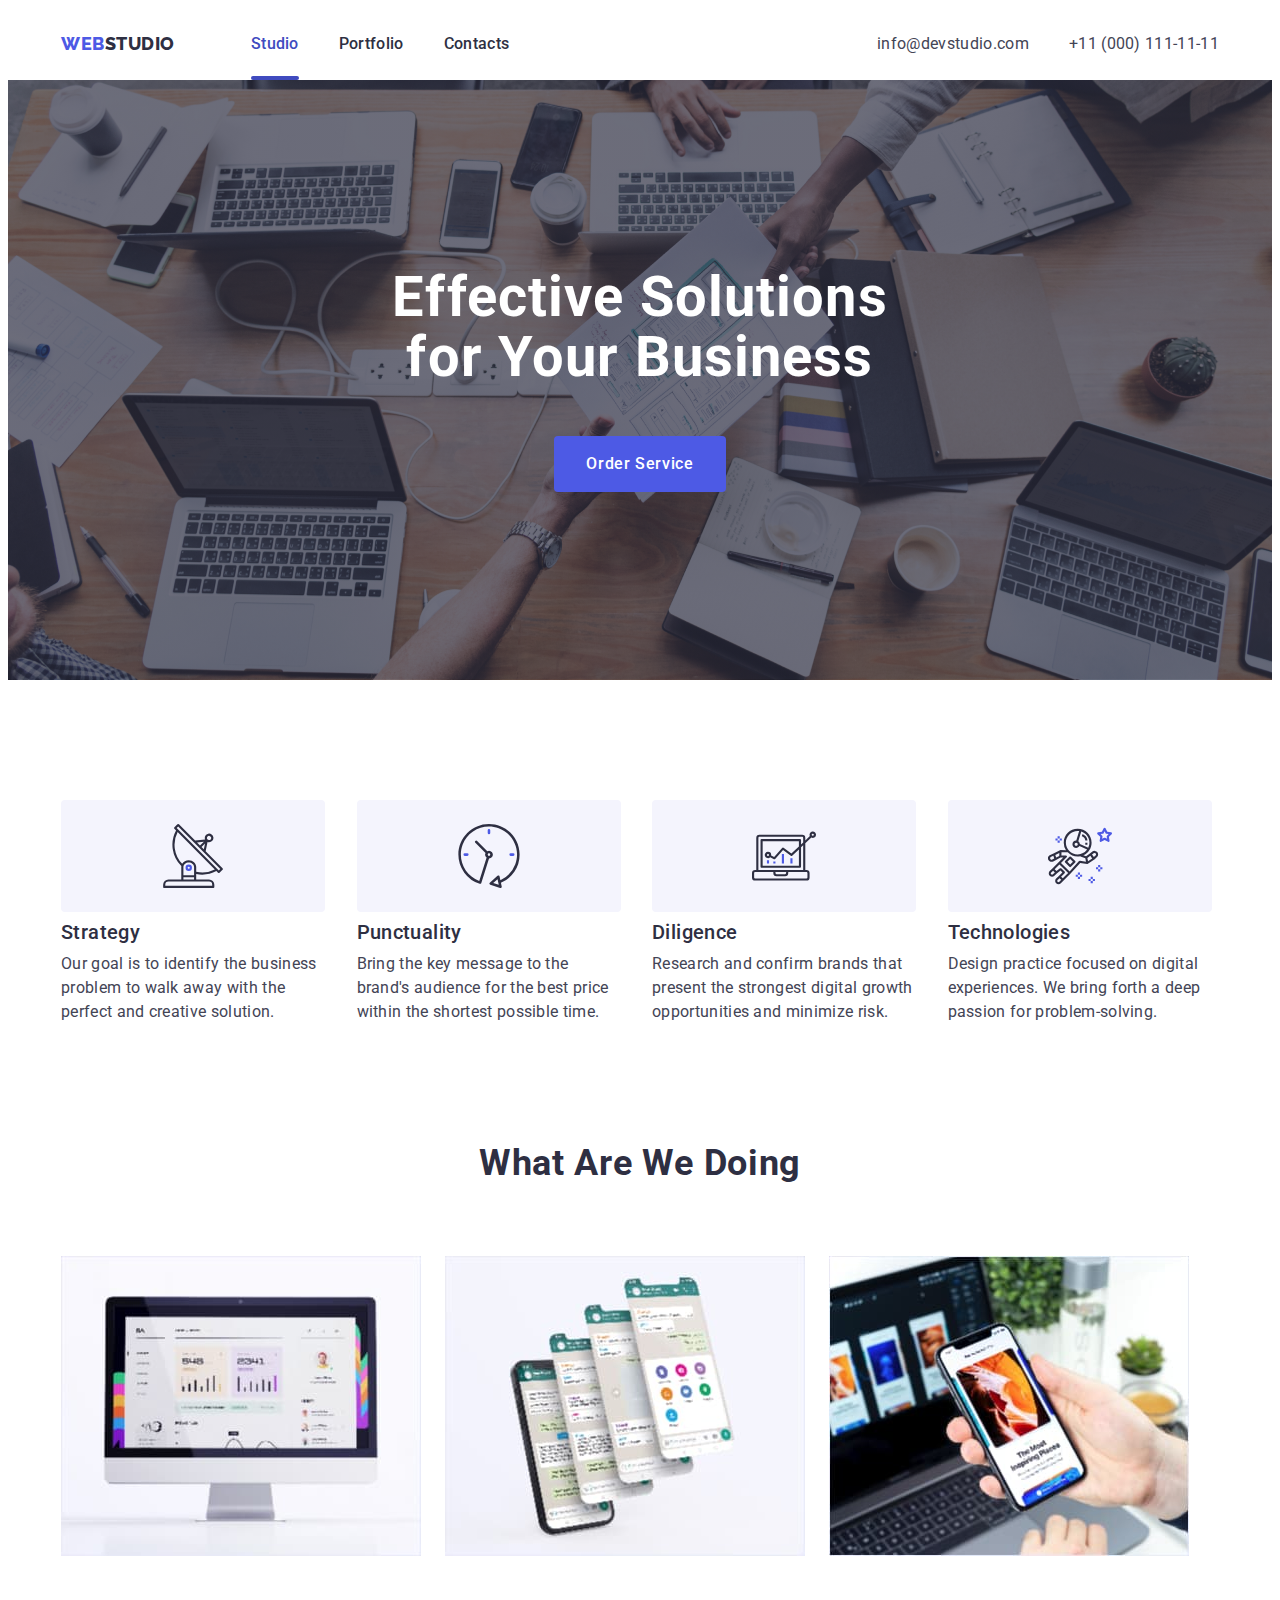
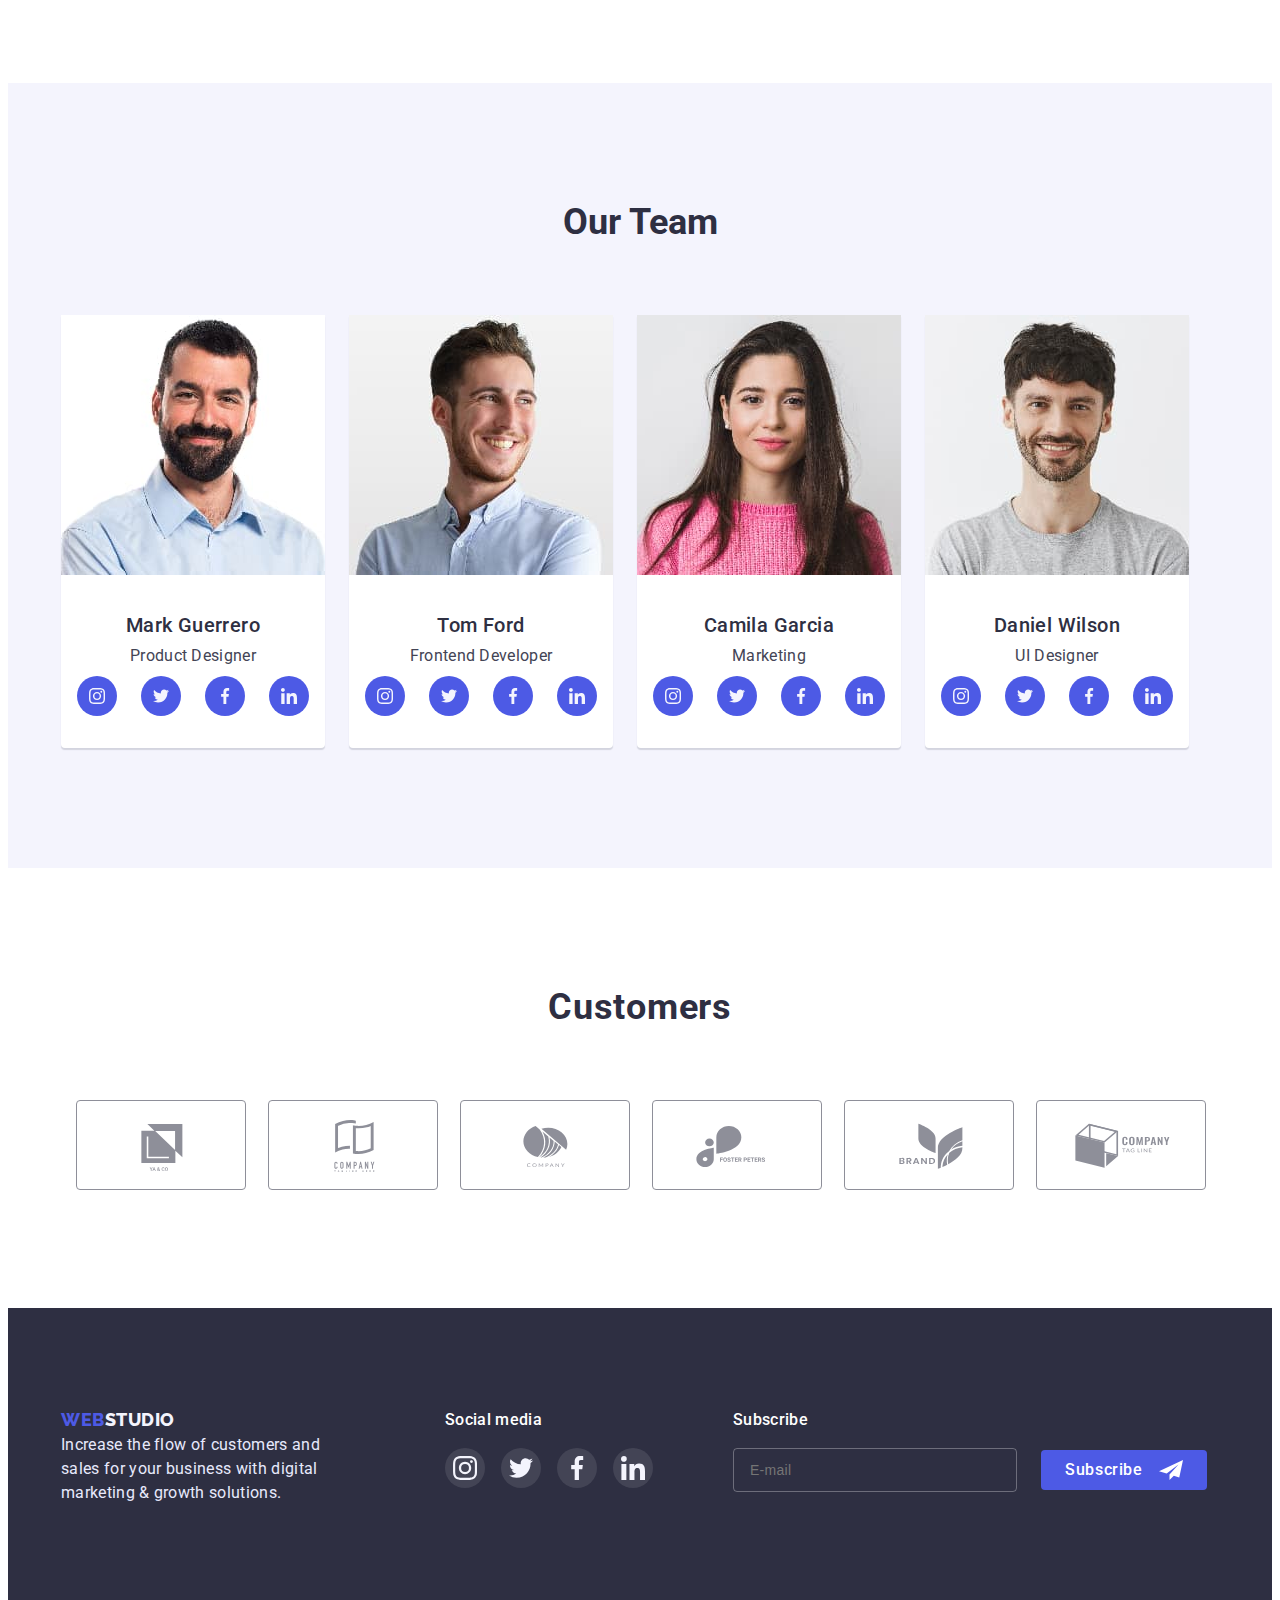
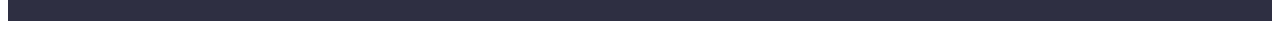
<file: index.html>
<!DOCTYPE html>
<html lang="en">

<head>
    <meta charset="UTF-8">
    <meta http-equiv="X-UA-Compatible" content="IE=edge">
    <meta name="viewport" content="width=device-width, initial-scale=1.0">
    <title>WebStudio</title>
    <!-- link fonts -->
    <link rel="stylesheet" href="https://cdnjs.cloudflare.com/ajax/libs/modern-normalize/1.1.0/modern-normalize.min.css"
        integrity="sha512-wpPYUAdjBVSE4KJnH1VR1HeZfpl1ub8YT/NKx4PuQ5NmX2tKuGu6U/JRp5y+Y8XG2tV+wKQpNHVUX03MfMFn9Q=="
        crossorigin="anonymous" referrerpolicy="no-referrer" />
    <link rel="preconnect" href="https://fonts.googleapis.com">
    <link rel="preconnect" href="https://fonts.gstatic.com" crossorigin>
    <link
        href="https://fonts.googleapis.com/css2?family=Raleway:wght@700&family=Roboto:wght@400;500;700;900&display=swap"
        rel="stylesheet">

    <link rel="stylesheet" href="./css/styles.css">
</head>


<body>

    <header class="page-heder">
        <div class="conteiner">
            <div class="header-conteiner">
                <nav class="header-nav">
                    <a href="./index.html" class="logo-first">WEB<span class="logo-second">STUDIO</span></a>
                    <ul class="navigation">
                        <li><a class="link current" href="./index.html">Studio</a></li>
                        <li><a class="link" href="./portfolio.html">Portfolio</a></li>
                        <li><a class="link" href="">Contacts</a></li>

                    </ul>

                </nav>
                <address>
                    <ul class="page-addres">
                        <li><a href="mailto:info@devstudio.com" class="link">info@devstudio.com</a></li>
                        <li><a href="tel:+110001111111" class="link">+11 (000) 111-11-11</a></li>
                    </ul>
                </address>
            </div>
        </div>
    </header>

    <main>
        <!-- section1 -->
        <section class="hero-image">
            <div class="conteiner">
                <div class="hero-conteiner">
                    <h1 class="hero-title">Effective Solutions for Your Business</h1>
                    <button type="button" data-modal-open class="button-service">Order Service</button>
                </div>


            </div>
        </section>
        <!-- section2 -->
        <section class="section">
            <div class="conteiner">
                <h2 hidden>features</h2>


                <ul class="secondary-conteiner">
                    <li class="li-sekondary-conteiner">
                        <div class="advanteges-list"><svg class="advantages-icon">
                                <use href="./images/icons.svg#icon-antenna"></use>
                            </svg></div>

                        <h3 class="text-secondary-conteiner">Strategy</h3>
                        <p class="paragraf-text-sekondary">Our goal is to identify the business
                            problem to walk away with the perfect and creative solution.</p>

                    </li>
                    <li class="li-sekondary-conteiner">
                        <div class="advanteges-list"><svg class="advantages-icon">
                                <use href="./images/icons.svg#icon-clock"></use>
                            </svg></div>
                        <h3 class="text-secondary-conteiner">Punctuality</h3>
                        <p class="paragraf-text-sekondary">Bring the key message to the brand's audience for the best
                            price
                            within
                            the
                            shortest possible
                            time.</p>

                    </li>
                    <li class="li-sekondary-conteiner">
                        <div class="advanteges-list"><svg class="advantages-icon">
                                <use href="./images/icons.svg#icon-diagram"></use>
                            </svg></div>
                        <h3 class="text-secondary-conteiner">Diligence</h3>
                        <p class="paragraf-text-sekondary">Research and confirm brands that present the strongest
                            digital
                            growth
                            opportunities and minimize
                            risk.</p>

                    </li>
                    <li class="li-sekondary-conteiner">
                        <div class="advanteges-list"><svg class="advantages-icon">
                                <use href="./images/icons.svg#icon-astronaut"></use>
                            </svg></div>
                        <h3 class="text-secondary-conteiner">Technologies</h3>
                        <p class="paragraf-text-sekondary">Design practice focused on digital experiences. We bring
                            forth a
                            deep
                            passion for
                            problem-solving.</p>

                    </li>
                </ul>


            </div>


        </section>
        <!-- Приклади роботи3  -->
        <section class="section non-padding">
            <div class="conteiner">

                <h2 class="page-waw-doing">What Are We Doing</h2>
                <ul class="foto-section">
                    <li class="img-sl"><img src="./images/sl_1.jpg" alt="computer" width="360" height="300"></li>

                    <li class="img-sl"><img src="./images/sl_2.jpg" alt="mobile softvar" width="360" height="300">
                    </li>
                    <li class="img-sl"><img src="./images/sl_3.jpg" alt="smartphone" width="360" height="300"></li>
                </ul>

            </div>
        </section>
        <!-- група4 -->
        <section class="section section-background">
            <div class="conteiner">
                <h2 class="team">Our Team</h2>
                <ul class="team-conteiner">
                    <li class="team-item">
                        <img class="foto-team" src="./images/img_1.jpg" alt="Mark Guerrero" width="264" height="260">
                        <div class="our-team">
                            <h3 class="piple">Mark Guerrero</h3>
                            <p class="paragraf">Product Designer</p>
                            <ul class="socials-lisst">
                                <li class="socials-item"><a class="socials-link" href="#">
                                        <svg class="socials-icon">
                                            <use href="./images/icons.svg#icon-instagram-b"></use>

                                        </svg>
                                    </a></li>
                                <li class="socials-item"><a class="socials-link" href="#"><svg class="socials-icon">
                                            <use href="./images/icons.svg#icon-twitter-b"></use>

                                        </svg></a></li>
                                <li class="socials-item"><a class="socials-link" href="#"><svg class="socials-icon">
                                            <use href="./images/icons.svg#icon-facebook-b"></use>

                                        </svg></a></li>
                                <li class="socials-item"><a class="socials-link" href="#"><svg class="socials-icon">
                                            <use href="./images/icons.svg#icon-linkedin-b"></use>

                                        </svg></a></li>
                            </ul>
                        </div>

                    </li>
                    <li class="team-item">
                        <img class="foto-team" src="./images/img_2.jpg" alt="Tom Ford" width="264" height="260">
                        <div class="our-team">
                            <h3 class="piple">Tom Ford</h3>
                            <p class="paragraf">Frontend Developer</p>
                            <ul class="socials-lisst">
                                <li class="socials-item"><a class="socials-link" href="#">
                                        <svg class="socials-icon">
                                            <use href="./images/icons.svg#icon-instagram-b"></use>

                                        </svg>
                                    </a></li>
                                <li class="socials-item"><a class="socials-link" href="#"><svg class="socials-icon">
                                            <use href="./images/icons.svg#icon-twitter-b"></use>

                                        </svg></a></li>
                                <li class="socials-item"><a class="socials-link" href="#"><svg class="socials-icon">
                                            <use href="./images/icons.svg#icon-facebook-b"></use>

                                        </svg></a></li>
                                <li class="socials-item"><a class="socials-link" href="#"><svg class="socials-icon">
                                            <use href="./images/icons.svg#icon-linkedin-b"></use>

                                        </svg></a></li>

                            </ul>

                        </div>

                    </li>
                    <li class="team-item">
                        <img class="foto-team" src="./images/img_3.jpg" alt="Camila Garcia" width="264" height="260">
                        <div class="our-team">
                            <h3 class="piple">Camila Garcia</h3>
                            <p class="paragraf">Marketing</p>
                            <ul class="socials-lisst">
                                <li class="socials-item"><a class="socials-link" href="#">
                                        <svg class="socials-icon">
                                            <use href="./images/icons.svg#icon-instagram-b"></use>

                                        </svg>
                                    </a></li>
                                <li class="socials-item"><a class="socials-link" href="#"><svg class="socials-icon">
                                            <use href="./images/icons.svg#icon-twitter-b"></use>

                                        </svg></a></li>
                                <li class="socials-item"><a class="socials-link" href="#"><svg class="socials-icon">
                                            <use href="./images/icons.svg#icon-facebook-b"></use>

                                        </svg></a></li>
                                <li class="socials-item"><a class="socials-link" href="#"><svg class="socials-icon">
                                            <use href="./images/icons.svg#icon-linkedin-b"></use>

                                        </svg></a></li>


                            </ul>
                        </div>

                    </li>
                    <li class="team-item">
                        <img class="foto-team" src="./images/img_4.jpg" alt="Daniel Wilson" width="264" height="260">
                        <div class="our-team">
                            <h3 class="piple">Daniel Wilson</h3>
                            <p class="paragraf">UI Designer</p>
                            <ul class="socials-lisst">
                                <li class="socials-item"><a class="socials-link" href="#">
                                        <svg class="socials-icon">
                                            <use href="./images/icons.svg#icon-instagram-b"></use>

                                        </svg>
                                    </a></li>
                                <li class="socials-item"><a class="socials-link" href="#"><svg class="socials-icon">
                                            <use href="./images/icons.svg#icon-twitter-b"></use>

                                        </svg></a></li>
                                <li class="socials-item"><a class="socials-link" href="#"><svg class="socials-icon">
                                            <use href="./images/icons.svg#icon-facebook-b"></use>

                                        </svg></a></li>
                                <li class="socials-item"><a class="socials-link" href="#"><svg class="socials-icon">
                                            <use href="./images/icons.svg#icon-linkedin-b"></use>

                                        </svg></a></li>
                            </ul>




                        </div>

                    </li>

                </ul>
            </div>
        </section>
        <section>
            <div class="conteiner">
                <div class="customers-box">
                    <h2 class="customers">Customers</h2>
                    <ul class="customers-list">
                        <li class="customers-item"><a class="customers-link" href="#"> <svg class="customers-icon">
                                    <use href="./images/icons.svg#icon-yago"></use>
                                </svg></a></li>
                        <li class="customers-item"><a class="customers-link" href="#"><svg class="customers-icon">
                                    <use href="./images/icons.svg#icon-taglinehere"></use>
                                </svg></a></li>
                        <li class="customers-item"><a class="customers-link" href="#"><svg class="customers-icon">
                                    <use href="./images/icons.svg#icon-company"></use>
                                </svg></a></li>
                        <li class="customers-item"><a class="customers-link" href="#"><svg class="customers-icon">
                                    <use href="./images/icons.svg#icon-fosterpeters"></use>
                                </svg></a></li>
                        <li class="customers-item"><a class="customers-link" href="#"><svg class="customers-icon">
                                    <use href="./images/icons.svg#icon-brand"></use>
                                </svg></a></li>
                        <li class="customers-item"><a class="customers-link" href="#"><svg class="customers-icon">
                                    <use href="./images/icons.svg#icon-tagline"></use>
                                </svg></a></li>
                    </ul>
                </div>

            </div>

        </section>
    </main>
    <footer class="footer-fon">
        <div class="conteiner">
            <div class="footer-conteiner">
                <div class="footer-logo-paragragf">
                    <div class="footer-mar"><a href="./index.html" class="logo-first">WEB<span
                                class="logo-second-f">STUDIO</span></a>
                        <P class="footer-p">Increase the flow of customers and sales for your business with digital
                            marketing &
                            growth
                            solutions.</P>
                    </div>
                </div>

                <div class="footer-form-link-conteiner">

                    <div class="socials-footer-conteiner">
                        <h2 class="footer-social-media">Social media</h2>
                        <ul class="footer-lisst">
                            <li class="footer-item"><a class="footer-socials-link" href="#">
                                    <svg class="footer-socials-icon">
                                        <use href="./images/icons.svg#icon-instagram-b"></use>

                                    </svg>
                                </a></li>
                            <li class="footer-item"><a class="footer-socials-link" href="#"><svg
                                        class="footer-socials-icon">
                                        <use href="./images/icons.svg#icon-twitter-b"></use>

                                    </svg></a></li>
                            <li class="footer-item"><a class="footer-socials-link" href="#"><svg
                                        class="footer-socials-icon">
                                        <use href="./images/icons.svg#icon-facebook-b"></use>

                                    </svg></a></li>
                            <li class="footer-item"><a class="footer-socials-link" href="#"><svg
                                        class="footer-socials-icon">
                                        <use href="./images/icons.svg#icon-linkedin-b"></use>

                                    </svg></a></li>
                        </ul>
                    </div>

                    <div class="footer-form-conteiner">
                        <form action="subscribe-form">
                            <p class="text-subscribe">Subscribe</p>
                            <div class="subscribe-form-conteiner"><label for="imput-footer">
                                    <input type="email" id="imput-footer" name="user_email" class="footer-form-input"
                                        required="" placeholder="E-mail">
                                </label>
                                <button type="submit" class="footer-subscribe-button">
                                    Subscribe
                                    <svg class="footer-form-icon" width="24" height="24">
                                        <use href="./images/icons.svg#icon-Frame"></use>
                                    </svg>
                                </button>
                            </div>







                        </form>
                    </div>
                </div>







            </div>
        </div>



    </footer>
    <section>
        <div class="conteiner">
            <div class="beckdrop is-hidden" data-modal>
                <div class="modal">
                    <button class="modal-close" type="button" data-modal-close><svg class="beckdrop-modal-icon">
                            <use href="./images/icons.svg#icon-close-black"></use>

                        </svg>
                    </button>


                    <form class="form-modal" name="form-contact">
                        <h2 class="modal-title">Leave your contacts and we will call you back</h2>
                        <label class="contact-info" for="user-name">
                            <span class="modal-contakt-span">Name </span>
                            <span class="modal-conteiner-imput"> <input class="form-input" id="user-name" type="text"
                                    name="user-name" required placeholder="">
                                <svg class="svg-modal-info" width="12px" height="12px">
                                    <use href="./images/icons.svg#icon-name"> </use>
                                </svg>
                            </span>

                        </label>
                        <label class="contact-info" for="tel-contact">
                            <span class="modal-contakt-span"> Phone</span>
                            <span class="modal-conteiner-imput"> <input class="form-input" id="tel-contact" type="tel"
                                    name="user-phone" required placeholder="">
                                <svg class="svg-modal-info" width="13px" height="13px">
                                    <use href="./images/icons.svg#icon-tel"></use>
                                </svg>
                            </span>

                        </label>
                        <label class="contact-info" for="mail-contact">
                            <span class="modal-contakt-span"> Email</span>
                            <span class="modal-conteiner-imput"> <input class="form-input" id="mail-contact"
                                    type="email" name="user-email" required placeholder="">
                                <svg class="svg-modal-info" width="15px" height="12px">
                                    <use href="./images/icons.svg#icon-mail"></use>
                                </svg>
                            </span>

                        </label>
                        <label class="contact-info-comment" for="comment-user">
                            <span class="modal-contakt-span">Comment </span>
                            <textarea class="textarea-input" name="comment-user" id="comment-user"
                                placeholder="Text input"></textarea>

                        </label>


                        <label class="check-option">
                            <input class="check-input" type="checkbox" required="">
                            <span class="check-box"><svg class="svg-check-icon" width="10px" height="8px">
                                    <use href="./images/icons.svg#icon-click"></use>
                                </svg> </span>
                            I accept the terms and conditions of the
                            <a class="privacy-polici" href="">Privacy Policy</a>

                        </label>

                        <button class="submit-modal-send" type="submit">Send</button>

                    </form>

                </div>


            </div>
        </div>
    </section>

    <script src="./js/modal.js"></script>

</body>

</html>
</file>
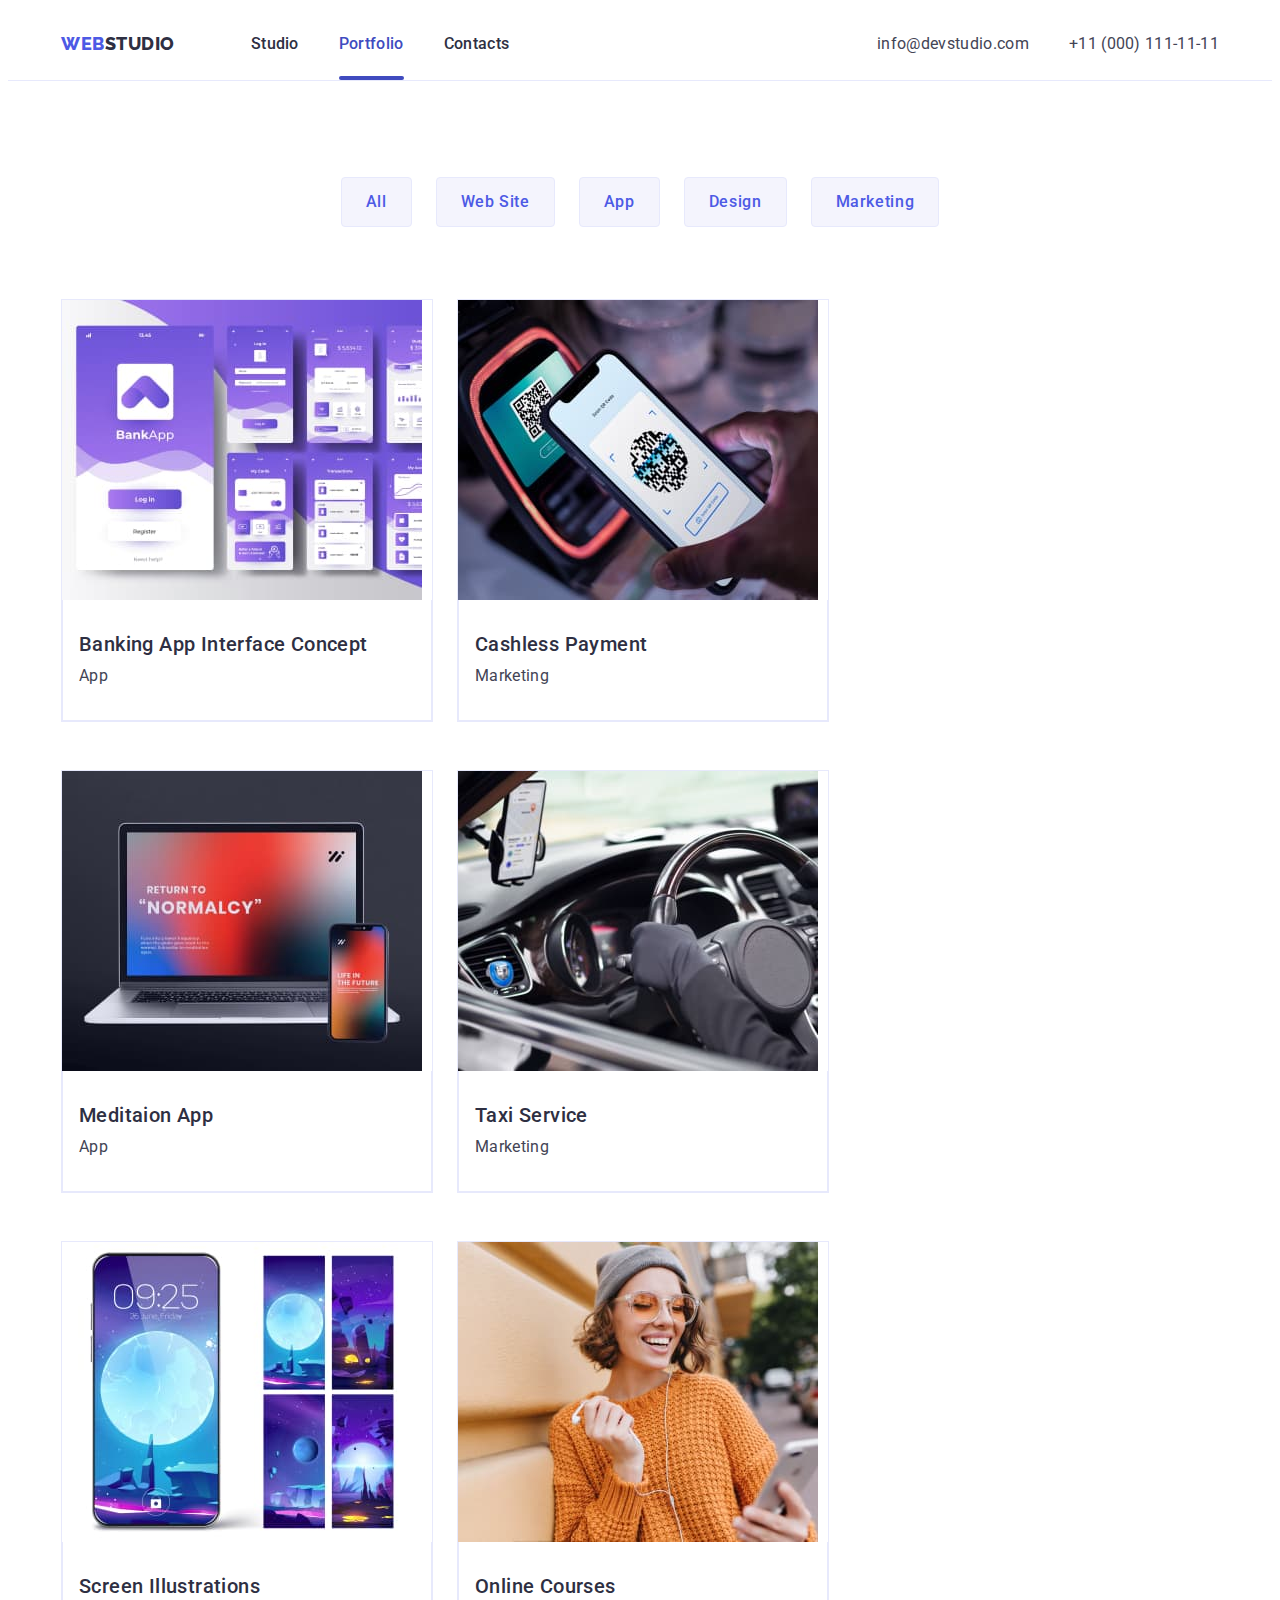
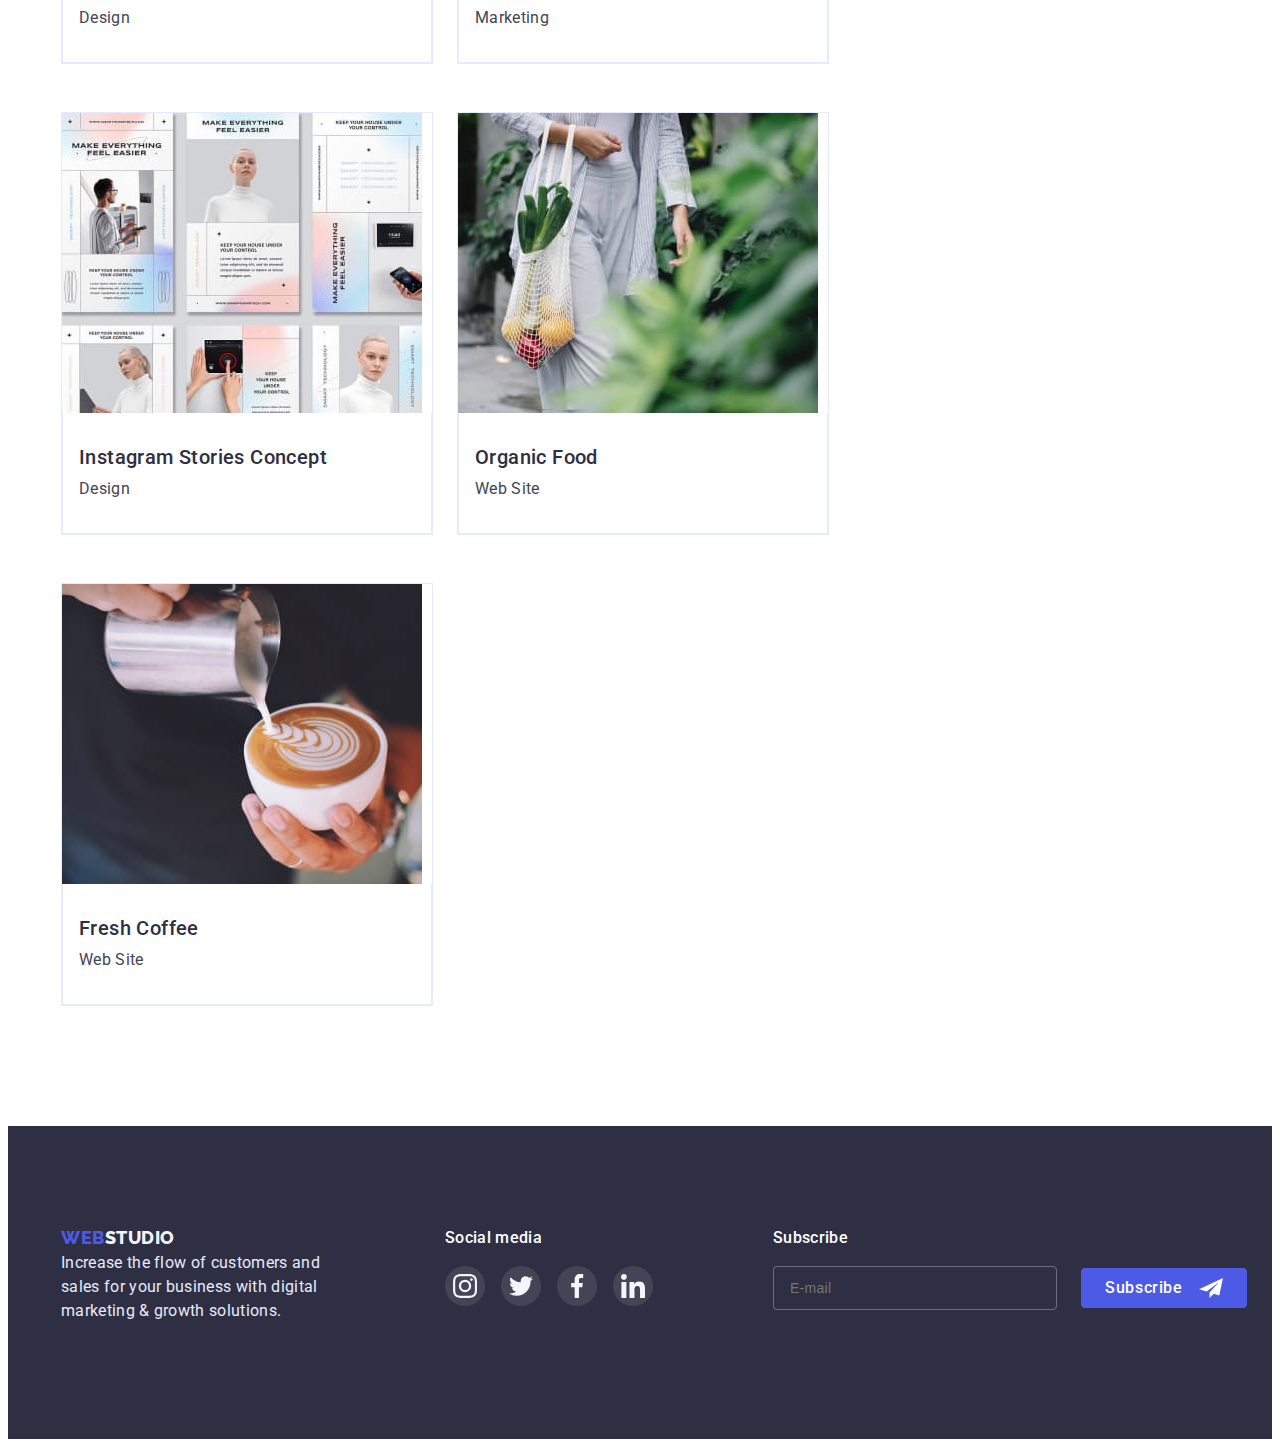
<file: portfolio.html>
<!DOCTYPE html>
<html lang="en">

<head>
    <meta charset="UTF-8">
    <meta http-equiv="X-UA-Compatible" content="IE=edge">
    <meta name="viewport" content="width=device-width, initial-scale=1.0">
    <title>Portfolio</title>
    <!-- link fonts -->
    <link rel="stylesheet" href="https://cdnjs.cloudflare.com/ajax/libs/modern-normalize/1.1.0/modern-normalize.min.css"
        integrity="sha512-wpPYUAdjBVSE4KJnH1VR1HeZfpl1ub8YT/NKx4PuQ5NmX2tKuGu6U/JRp5y+Y8XG2tV+wKQpNHVUX03MfMFn9Q=="
        crossorigin="anonymous" referrerpolicy="no-referrer" />
    <link rel="preconnect" href="https://fonts.googleapis.com">
    <link rel="preconnect" href="https://fonts.gstatic.com" crossorigin>
    <link
        href="https://fonts.googleapis.com/css2?family=Raleway:wght@700&family=Roboto:wght@400;500;700;900&display=swap"
        rel="stylesheet">
    <link rel="stylesheet" href="./css/styles.css">
</head>


<body>
    <header class="page-header">
        <div class="conteiner">
            <div class="header-conteiner">
                <nav class="header-nav">
                    <a href="./index.html" class="logo-first">WEB<span class="logo-second">STUDIO</span></a>
                    <ul class="navigation">
                        <li><a class="link" href="./index.html">Studio</a></li>

                        <li><a class="link current" href="./portfolio.html">Portfolio</a></li>
                        <li><a href="" class="link">Contacts</a></li>
                    </ul>
                </nav>
                <address>
                    <ul class="page-addres">
                        <li><a href="mailto:info@devstudio.com" class="link">info@devstudio.com</a></li>
                        <li><a href="tel:+110001111111" class="link">+11 (000) 111-11-11</a></li>
                    </ul>
                </address>
            </div>
        </div>
    </header>
    <main>
        <section class="section-portfolio">
            <div class="conteiner">
                <h1 hidden>portfollio</h1>
                <ul class="button-portfolio">
                    <li><button type="button" class="but-icon">All</button></li>
                    <li><button type="button" class="but-icon">Web Site</button></li>
                    <li><button type="button" class="but-icon">App</button></li>
                    <li><button type="button" class="but-icon">Design</button></li>
                    <li><button type="button" class="but-icon">Marketing</button></li>
                </ul>
            </div>


            <div class="conteiner">
                <ul class="service-conteiner">
                    <li class="name-info"><a class="portfolio-link" href="#">
                            <div class="overlej-image"><img class="foto-portfolio" src="./images/foto9.jpg"
                                    alt="Banking App Interface Concept" width="360" height="300">
                                <div class="overlej-info">
                                    <p class="overlej-paragraf">14 Stylish and User-Friendly App Design Concepts · Task
                                        Manager App · Calorie Tracker
                                        App · Exotic Fruit Ecommerce App ·
                                        Cloud Storage App</p>
                                </div>
                            </div>

                            <div class="border-text">
                                <h2 class="text-name">Banking App Interface Concept</h2>
                                <p class="paragraf-portfolio-a">App</p>
                            </div>
                        </a>
                    </li>
                    <li class="name-info"> <a class="portfolio-link" href="#">
                            <div class="overlej-image"><img class="foto-portfolio" src="./images/foto8.jpg"
                                    alt="Cashless Payment" width="360" height="300">
                                <div class="overlej-info">
                                    <p class="overlej-paragraf">14 Stylish and User-Friendly App Design Concepts · Task
                                        Manager App · Calorie Tracker
                                        App · Exotic Fruit Ecommerce App ·
                                        Cloud Storage App</p>
                                </div>
                            </div>

                            <div class="border-text">
                                <h2 class="text-name">Cashless Payment</h2>
                                <p class="paragraf-portfolio-m">Marketing</p>
                            </div>
                        </a>
                    </li>
                    <li class="name-info"> <a class="portfolio-link" href="#">
                            <div class="overlej-image"><img class="foto-portfolio" src="./images/foto7.jpg"
                                    alt="Meditaion App" width="360" height="300">
                                <div class="overlej-info">
                                    <p class="overlej-paragraf">14 Stylish and User-Friendly App Design Concepts · Task
                                        Manager App · Calorie Tracker
                                        App · Exotic Fruit Ecommerce App ·
                                        Cloud Storage App</p>
                                </div>
                            </div>

                            <div class="border-text">
                                <h2 class="text-name">Meditaion App</h2>
                                <p class="paragraf-portfolio-ap">App</p>
                            </div>
                        </a>
                    </li>
                    <li class="name-info"> <a class="portfolio-link" href="#">
                            <div class="overlej-image"><img class="foto-portfolio" src="./images/foto6.jpg"
                                    alt="Taxi Service" width="360" height="300">
                                <div class="overlej-info">
                                    <p class="overlej-paragraf">14 Stylish and User-Friendly App Design Concepts · Task
                                        Manager App · Calorie Tracker
                                        App · Exotic Fruit Ecommerce App ·
                                        Cloud Storage App</p>
                                </div>
                            </div>

                            <div class="border-text">
                                <h2 class="text-name">Taxi Service</h2>
                                <p class="paragraf-portfolio-ma">Marketing</p>
                            </div>
                        </a>
                    </li>
                    <li class="name-info"><a class="portfolio-link" href="#">
                            <div class="overlej-image"><img class="foto-portfolio" src="./images/foto5.jpg"
                                    alt="Screen Illustrations" width="360" height="300">
                                <div class="overlej-info">
                                    <p class="overlej-paragraf">14 Stylish and User-Friendly App Design Concepts · Task
                                        Manager App · Calorie Tracker
                                        App · Exotic Fruit Ecommerce App ·
                                        Cloud Storage App</p>
                                </div>
                            </div>

                            <div class="border-text">
                                <h2 class="text-name">Screen Illustrations</h2>
                                <p class="paragraf-portfolio-d">Design</p>
                            </div>
                        </a>
                    </li>
                    <li class="name-info"><a class="portfolio-link" href="#">
                            <div class="overlej-image"><img class="foto-portfolio" src="./images/foto4.jpg"
                                    alt="Online Courses" width="360" height="300">
                                <div class="overlej-info">
                                    <p class="overlej-paragraf">14 Stylish and User-Friendly App Design Concepts · Task
                                        Manager App · Calorie Tracker
                                        App · Exotic Fruit Ecommerce App ·
                                        Cloud Storage App</p>
                                </div>
                            </div>

                            <div class="border-text">
                                <h2 class="text-name">Online Courses</h2>
                                <p class="paragraf-portfolio-mar">Marketing</p>
                            </div>
                        </a>
                    </li>
                    <li class="name-info"><a class="portfolio-link" href="#">
                            <div class="overlej-image"><img class="foto-portfolio" src="./images/foto3.jpg"
                                    alt="Instagram Stories Concept" width="360" height="300">
                                <div class="overlej-info">
                                    <p class="overlej-paragraf">14 Stylish and User-Friendly App Design Concepts · Task
                                        Manager App · Calorie Tracker
                                        App · Exotic Fruit Ecommerce App ·
                                        Cloud Storage App</p>
                                </div>
                            </div>

                            <div class="border-text">
                                <h2 class="text-name">Instagram Stories Concept</h2>
                                <p class="paragraf-portfolio-de">Design</p>
                            </div>
                        </a>
                    </li>
                    <li class="name-info"><a class="portfolio-link" href="#">
                            <div class="overlej-image"><img class="foto-portfolio" src="./images/foto2.jpg"
                                    alt="Organic Food" width="360" height="300">
                                <div class="overlej-info">
                                    <p class="overlej-paragraf">14 Stylish and User-Friendly App Design Concepts · Task
                                        Manager App · Calorie Tracker
                                        App · Exotic Fruit Ecommerce App ·
                                        Cloud Storage App</p>
                                </div>
                            </div>

                            <div class="border-text">
                                <h2 class="text-name">Organic Food</h2>
                                <p class="paragraf-portfolio-w">Web Site</p>
                            </div>
                        </a>
                    </li>
                    <li class="name-info"><a class="portfolio-link" href="#">
                            <div class="overlej-image"><img class="foto-portfolio" src="./images/foto1.jpg"
                                    alt="Fresh Coffee" width="360" height="300">
                                <div class="overlej-info">
                                    <p class="overlej-paragraf">14 Stylish and User-Friendly App Design Concepts · Task
                                        Manager App · Calorie Tracker
                                        App · Exotic Fruit Ecommerce App ·
                                        Cloud Storage App</p>
                                </div>
                            </div>

                            <div class="border-text">
                                <h2 class="text-name">Fresh Coffee</h2>
                                <p class="paragraf-portfolio-we">Web Site</p>
                            </div>
                        </a>
                    </li>
                </ul>
            </div>
        </section>







    </main>
    <footer class="footer-fon">
        <div class="conteiner">
            <div class="footer-conteiner">
                <div class="footer-logo-paragragf">
                    <div class="footer-mar"><a href="./index.html" class="logo-first">WEB<span
                                class="logo-second-f">STUDIO</span></a>
                        <P class="footer-p">Increase the flow of customers and sales for your business with digital
                            marketing &
                            growth
                            solutions.</P>
                    </div>
                </div>
                <div class="footer-link">
                    <h2 class="footer-social-media">Social media</h2>

                    <ul class="footer-lisst">
                        <li class="footer-item"><a class="footer-socials-link" href="#">
                                <svg class="footer-socials-icon">
                                    <use href="./images/icons.svg#icon-instagram-b"></use>

                                </svg>
                            </a></li>
                        <li class="footer-item"><a class="footer-socials-link" href="#"><svg
                                    class="footer-socials-icon">
                                    <use href="./images/icons.svg#icon-twitter-b"></use>

                                </svg></a></li>
                        <li class="footer-item"><a class="footer-socials-link" href="#"><svg
                                    class="footer-socials-icon">
                                    <use href="./images/icons.svg#icon-facebook-b"></use>

                                </svg></a></li>
                        <li class="footer-item"><a class="footer-socials-link" href="#"><svg
                                    class="footer-socials-icon">
                                    <use href="./images/icons.svg#icon-linkedin-b"></use>

                                </svg></a></li>
                    </ul>

                </div>
                <form action="subscribe-form">
                    <p class="text-subscribe">Subscribe</p>
                    <div class="subscribe-form-conteiner"><label for="imput-footer">
                            <input type="email" id="imput-footer" name="user_email" class="footer-form-input"
                                required="" placeholder="E-mail">
                        </label>
                        <button type="submit" class="footer-subscribe-button">
                            Subscribe
                            <svg class="footer-form-icon" width="24" height="24">
                                <use href="./images/icons.svg#icon-Frame"></use>
                            </svg>
                        </button>
                    </div>







                </form>
            </div>





        </div>

</body>

</html>
</file>
<file: css/styles.css>
:root {
  --color-primary: #434455;
  --color-primary-dark: #2e2f42;
  --clr-primary-inverted: #ffffff;
  --clr-background: #ffffff;
  --clr-background-dark: #f4f4fd;
  --color-button-off: #4d5ae5;
  --clr-button-on: #404bbf;
  --color-wiete-foo: #e7e9fc;
  --font-family-big: "Raleway";
  --color-customers: #8e8f99;
}
/* Base */
.conteiner {
  width: 100%;
  max-width: 1158px;
  margin: 0 auto;
  padding: 0 15px;
}
body {
  font-family: "Roboto", sans-serif;
  color: var(--color-primary);
  font-size: 16px;
  line-height: 1.5;
  background: var(--clr-background);
}
p,
h1,
h2,
h3,
h4 {
  margin-top: 0;
  margin-bottom: 0;
}
ul {
  margin: 0;
  padding: 0;
  list-style-type: none;
}
.page-header {
  background: var(--clr-background);
  border-bottom: 1px solid var(--color-wiete-foo);
}
.header-conteiner {
  display: flex;
  align-items: center;
}
.header-nav {
  display: flex;
  align-items: center;
  flex-grow: 1;
  gap: 76px;
}
.navigation {
  display: flex;
  gap: 40px;
}
.navigation .link.current::after {
  position: absolute;
  bottom: 0;
  display: block;
  content: "";
  width: 100%;
  height: 4px;
  background: var(--clr-button-on);
  border-radius: 2px;
}
.navigation .link {
  position: relative;
  letter-spacing: 0.02em;
  font-weight: 500;
  text-decoration: none;
  color: var(--color-primary-dark);
  padding: 24px 0;
  display: block;
  transition-timing-function: cubic-bezier(0.4, 0, 0.2, 1);
  transition-duration: 250ms;
}
.navigation .link:hover {
  letter-spacing: 0.02em;
  color: var(--clr-button-on);
}
.navigation .link.current {
  letter-spacing: 0.02em;
  color: var(--clr-button-on);
}
.page-addres {
  display: flex;
  gap: 40px;
  font-style: normal;
}
.page-addres .link {
  text-decoration: none;
  color: var(--color-primary);
  letter-spacing: 0.02em;
  padding: 24px 0;
  display: block;
  transition-timing-function: cubic-bezier(0.4, 0, 0.2, 1);
  transition-duration: 250ms;
}
.page-addres .link:hover {
  color: var(--clr-button-on);
}
.section {
  padding: 120px 0;
}
.non-padding {
  padding-top: 0px;
}

.logo-first {
  font-family: var(--font-family-big);
  font-family: "Raleway";
  font-weight: 800;
  font-size: 18px;
  line-height: 1.33;
  text-decoration: none;
  letter-spacing: 0.03em;

  color: var(--color-button-off);
}
.logo-second-f {
  font-family: var(--font-family-big);

  color: var(--clr-background-dark);

  letter-spacing: 0.03em;
}
.logo-second {
  color: var(--color-primary-dark);
}
.hero-conteiner {
  margin: 0 auto;
  text-align: center;
}
.hero-title {
  margin: 0 auto 48px;

  max-width: 496px;
  text-align: center;
  font-size: 56px;
  line-height: 1.07;
  letter-spacing: 0.02em;
  color: var(--clr-primary-inverted);
}
.hero-image {
  max-width: 1440px;
  margin: 0 auto;
  padding-top: 188px;
  padding-bottom: 188px;
  background-image: linear-gradient(
      rgba(46, 47, 66, 0.7),
      rgba(46, 47, 66, 0.7)
    ),
    url("../images/people-office.jpg");
  background-repeat: no-repeat;
  background-position: center;
}
.button-service {
  padding: 16px 32px;

  border-radius: 4px;
  letter-spacing: 0.04em;
  font-family: "Roboto";
  font-weight: 500;
  font-size: 16px;
  line-height: 1.5;
  color: var(--clr-primary-inverted);
  background-color: var(--color-button-off);
  border: none;
  cursor: pointer;
  transition-timing-function: cubic-bezier(0.4, 0, 0.2, 1);
  transition-duration: 250ms;
}
.button-service:hover {
  background-color: var(--clr-button-on);
}
/* advantages */
.advanteges-list {
  width: 264px;
  height: 112px;
  background: var(--clr-background-dark);
  border-radius: 4px;
  margin-bottom: 8px;

  fill: var(--color-primary-dark);
  display: flex;
  align-items: center;
  justify-content: center;
}

.advantages-icon {
  width: 64px;
  height: 64px;
}
.secondary-conteiner {
  display: flex;
  gap: 24px;
}
.li-sekondary-conteiner {
  flex-basis: calc((100% - 3 * 24px) / 4);
}
.text-secondary-conteiner {
  margin-bottom: 8px;
  letter-spacing: 0.02em;
  color: var(--color-primary-dark);
  font-weight: 500;
  font-size: 20px;
  line-height: 1.2;
}
.paragraf-text-sekondary {
  width: 264px;
  color: var(--color-primary);
  font-size: 16px;
  line-height: 1.5;
  letter-spacing: 0.02em;
}

.foto-section {
  display: flex;
  gap: 24px;
}

.page-waw-doing {
  margin-bottom: 72px;
  padding-top: 0;
  text-align: center;
  letter-spacing: 0.02em;
  font-size: 36px;
  line-height: 1.11;
  color: var(--color-primary-dark);
}
.section-background {
  background: var(--clr-background-dark);
}
.team {
  margin-bottom: 72px;
  text-align: center;
  font-weight: 700;
  font-size: 36px;
  line-height: 1.11;
  color: var(--color-primary-dark);
}
.team-conteiner {
  display: flex;
  gap: 24px;
}
.our-team {
  padding-top: 32px;
  padding-bottom: 32px;
}

.team-item {
  flex-basis: calc((100% / 4)-72px);

  background: var(--clr-background);
  box-shadow: 0px 2px 1px rgba(46, 47, 66, 0.16);
  border-radius: 0px 0px 4px 4px;
  width: 264px;
}

.piple {
  margin-bottom: 8px;
  text-align: center;
  letter-spacing: 0.02em;
  font-weight: 500;
  font-size: 20px;
  line-height: 1.11;
  color: var(--color-primary-dark);
}

/* paragraf  */
.paragraf {
  text-align: center;
  letter-spacing: 0.02em;
  font-size: 16px;
  line-height: 1.5;
  color: var(--color-primary);
  margin-bottom: 8px;
}
/* footer */
.footer-conteiner {
  display: flex;
  gap: 120px;
}
.footer-mar {
  margin-bottom: 16px;
}
.footer-fon {
  padding-top: 100px;
  padding-bottom: 100px;
  background: var(--color-primary-dark);
}
.footer-p {
  width: 264px;
  letter-spacing: 0.02em;
  font-size: 16px;
  line-height: 1.5;
  color: var(--color-wiete-foo);
}
.footer-social-media {
  font-family: "Roboto";
  font-style: normal;
  font-weight: 500;
  font-size: 16px;
  line-height: 24px;
  color: var(--clr-primary-inverted);
  letter-spacing: 0.02em;
  padding-bottom: 16px;
}

.footer-lisst {
  display: flex;
  gap: 16px;
}
.footer-item {
  width: 40px;
  height: 40px;
}
.footer-socials-link {
  width: 100%;
  height: 100%;
  background: rgba(255, 255, 255, 0.1);
  display: flex;
  align-items: center;
  justify-content: center;
  fill: var(--clr-background-dark);
  border-radius: 50%;
  transition-timing-function: cubic-bezier(0.4, 0, 0.2, 1);
  transition-duration: 250ms;
}
.footer-socials-link:hover {
  background: #31d0aa;
}
.footer-socials-link:focus {
  background: #31d0aa;
}
.footer-socials-icon {
  width: 24px;
  height: 24px;
}
/* PAGE 2 */
.section-portfolio {
  padding-top: 96px;
}
.button-portfolio {
  display: flex;
  gap: 24px;
  justify-content: center;
  margin-bottom: 72px;
}
.but-icon {
  padding: 12px 24px;
  letter-spacing: 0.04em;
  font-weight: 500;
  font-size: 16px;
  line-height: 1.5;
  color: var(--color-button-off);
  background: var(--clr-background-dark);
  border: 1px solid var(--color-wiete-foo);
  border-radius: 4px;
  font-family: "Roboto";
  transition-timing-function: cubic-bezier(0.4, 0, 0.2, 1);
  transition-duration: 250ms;
}
.but-icon:hover {
  letter-spacing: 0.04em;
  box-shadow: 0px 3px 2px rgba(0, 0, 0, 0.1);

  border-radius: 4px;
  background: var(--clr-button-on);
  color: var(--clr-primary-inverted);
  font-weight: 500;
  font-size: 16px;
  line-height: 1.5;
  cursor: pointer;
  font-family: "Roboto";
}
.but-icon:focus {
  letter-spacing: 0.04em;
  box-shadow: 0px 3px 2px rgba(0, 0, 0, 0.1);

  border-radius: 4px;
  background: var(--clr-button-on);
  color: var(--clr-primary-inverted);
  font-weight: 500;
  font-size: 16px;
  line-height: 1.5;
  cursor: pointer;
  font-family: "Roboto";
}

.border-text {
  border: 1px solid var(--color-wiete-foo);
  border-top: none;
  padding: 32px 16px;
}
/* text  */

.service-conteiner {
  display: flex;
  flex-wrap: wrap;
  gap: 48px 24px;
  padding-bottom: 120px;
}
.name-info {
  border: 1px solid var(--color-wiete-foo);
  flex-basis: calc((100% - 48px) / 3);
}

.portfolio-link {
  display: flex;
  flex-direction: column;
  text-decoration: none;
  transition-timing-function: cubic-bezier(0.4, 0, 0.2, 1);
  transition-duration: 250ms;
}
.portfolio-link:hover {
  box-shadow: 0px 1px 6px rgba(46, 47, 66, 0.08),
    0px 1px 1px rgba(46, 47, 66, 0.16), 0px 2px 1px rgba(46, 47, 66, 0.08);
}
/* overlej */
.overlej-image {
  position: relative;
  overflow: hidden;
}
.overlej-info {
  position: absolute;
  top: 0;
  left: 0;
  width: 100%;
  height: 100%;
  background: var(--color-button-off);
  transform: translateY(100%);
  transition: transform 250ms cubic-bezier(0.4, 0, 0.2, 1);
}
.portfolio-link:hover .overlej-info {
  transform: translateY(0);
  transition: transform 250ms cubic-bezier(0.4, 0, 0.2, 1);
}
.portfolio-link:focus .overlej-info {
  transform: translateY(0);
  transition: transform 250ms cubic-bezier(0.4, 0, 0.2, 1);
}
.overlej-paragraf {
  font-size: 16px;
  line-height: 1.4;
  padding: 40px 32px 170px 32px;
  letter-spacing: 0.02em;

  color: var(--clr-background-dark);
}

.foto-portfolio {
  display: block;
  max-width: 100%;
  height: auto;
}
.text-name {
  margin-bottom: 8px;
  font-weight: 500;
  font-size: 20px;
  line-height: 1.2;
  letter-spacing: 0.02em;
  color: var(--color-primary-dark);
}

/* paragraf  */
.paragraf-portfolio-a {
  font-size: 16px;
  line-height: 1.5;
  letter-spacing: 0.02em;
  color: var(--color-primary);
  order: 1;
}
.paragraf-portfolio-m {
  font-size: 16px;
  line-height: 1.5;
  letter-spacing: 0.02em;
  color: var(--color-primary);
  order: 1;
}
.paragraf-portfolio-ap {
  font-size: 16px;
  line-height: 1.5;
  letter-spacing: 0.02em;
  color: var(--color-primary);
  order: 1;
}
.paragraf-portfolio-ma {
  font-size: 16px;
  line-height: 1.5;
  letter-spacing: 0.02em;
  color: var(--color-primary);
  order: 1;
}
.paragraf-portfolio-d {
  font-size: 16px;
  line-height: 1.5;
  letter-spacing: 0.02em;
  color: var(--color-primary);
  order: 1;
}
.paragraf-portfolio-mar {
  font-size: 16px;
  line-height: 1.5;
  letter-spacing: 0.02em;
  color: var(--color-primary);
  order: 1;
}
.paragraf-portfolio-de {
  font-size: 16px;
  line-height: 1.5;
  letter-spacing: 0.02em;
  color: var(--color-primary);
  order: 1;
}
.paragraf-portfolio-w {
  font-size: 16px;
  line-height: 1.5;
  letter-spacing: 0.02em;
  color: var(--color-primary);
  order: 1;
}
.paragraf-portfolio-we {
  font-size: 16px;
  line-height: 1.5;
  letter-spacing: 0.02em;
  color: var(--color-primary);
  order: 1;
}

/* socials */
.socials-lisst {
  display: flex;
  gap: 24px;
  justify-content: center;
}
.socials-item {
  width: 40px;
  height: 40px;
}
.socials-link {
  width: 100%;
  height: 100%;
  background-color: var(--color-button-off);
  display: flex;
  align-items: center;
  justify-content: center;
  fill: var(--clr-background-dark);
  border-radius: 50%;
  transition-timing-function: cubic-bezier(0.4, 0, 0.2, 1);
  transition-duration: 250ms;
}
.socials-link:hover {
  background-color: var(--clr-button-on);
}
.socials-link:focus {
  background-color: var(--clr-button-on);
}
.socials-icon {
  width: 16px;
  height: 16px;
}
/* customers */
.customers-box {
  padding-top: 120px;
  padding-bottom: 120px;
}
.customers {
  text-align: center;

  letter-spacing: 0.02em;
  font-size: 36px;
  line-height: 1.1;

  margin-bottom: 72px;
  color: var(--color-primary-dark);
}
.customers-list {
  display: flex;
  gap: 24px;
  justify-content: center;
}
.customers-item {
  width: 168px;
  height: 88px;

  border-radius: 4px;
}
.customers-link {
  width: 100%;
  height: 100%;
  display: flex;
  align-items: center;
  justify-content: center;
  fill: var(--color-customers);
  border: 1px solid var(--color-customers);
  border-radius: 4px;
  transition-timing-function: cubic-bezier(0.4, 0, 0.2, 1);
  transition-duration: 250ms;
}
.customers-link:hover {
  fill: var(--clr-button-on);
  border: 1px solid var(--clr-button-on);
  border-radius: 4px;
}
.customers-link:focus {
  fill: var(--clr-button-on);
  border: 1px solid var(--clr-button-on);
  border-radius: 4px;
}

.customers-icon {
  width: 104px;
  height: 56px;
}
/* Subscribe */

.footer-form-link-conteiner {
  display: flex;
  gap: 80px;
}
.text-subscribe {
  margin-bottom: 16px;
  color: var(--clr-background);
  font-weight: 500;
  font-size: 16px;
  line-height: 1.5;
  letter-spacing: 0.02em;
}
.subscribe-form-conteiner {
  display: flex;
  align-items: center;
  gap: 24px;
}
.footer-form-input {
  font-size: 14px;
  line-height: 1.57;
  letter-spacing: 0.02em;
  min-width: 264px;
  height: 40px;
  background-color: transparent;
  padding-left: 16px;
  color: #ffffff;
  border: 1px solid rgba(255, 255, 255, 0.3);
  border-radius: 4px;
  outline: none;
}
.footer-subscribe-button {
  display: flex;
  align-items: center;
  gap: 16px;
  padding-top: 8px;
  padding-left: 24px;
  padding-right: 24px;
  padding-bottom: 8px;
  font-family: "Roboto", sans-serif;
  font-weight: 500;
  font-size: 16px;
  line-height: 1.5;
  letter-spacing: 0.04em;
  background: var(--color-button-off);
  border: none;
  border-radius: 4px;
  color: var(--clr-background);
  cursor: pointer;
  transition-timing-function: cubic-bezier(0.4, 0, 0.2, 1);
  transition-duration: 250ms;
}
.footer-form-icon {
  fill: var(--clr-background);
}
.footer-subscribe-button:hover {
  background-color: var(--clr-button-on);
}
.footer-subscribe-button:focus {
  background-color: var(--clr-button-on);
}
/* MODAL */
.beckdrop {
  position: fixed;
  top: 0;
  left: 0;
  display: flex;
  align-items: center;
  justify-content: center;
  width: 100%;
  height: 100%;
  background-color: rgba(46, 47, 66, 0.4);
  padding: 20px 0px;
  transition: opacity 250ms cubic-bezier(0.4, 0, 0.2, 1),
    visibility 250ms cubic-bezier(0.4, 0, 0.2, 1);
}
.beckdrop.is-hidden {
  opacity: 0;
  visibility: hidden;
  pointer-events: none;
}
.modal {
  position: relative;
  overflow: auto;
  width: 100%;
  max-width: 408px;
  height: 100%;
  max-height: 584px;
  padding-top: 72px;
  padding-left: 24px;
  padding-right: 24px;
  padding-bottom: 24px;
  background: #fcfcfc;
  box-shadow: 0px 1px 1px rgba(0, 0, 0, 0.14), 0px 1px 3px rgba(0, 0, 0, 0.12),
    0px 2px 1px rgba(0, 0, 0, 0.2);
  border-radius: 4px;
  transition-timing-function: cubic-bezier(0.4, 0, 0.2, 1);
  transition-duration: 250ms;
}
.beckdrop-modal-icon {
  width: 8px;
  height: 8px;
}
.modal-close {
  position: absolute;
  top: 24px;
  right: 24px;
  width: 24px;
  height: 24px;
  background: var(--color-wiete-foo);
  border: 1px solid rgba(0, 0, 0, 0.1);
  border-radius: 50%;
  display: flex;
  align-items: center;
  justify-content: center;
  transition-timing-function: cubic-bezier(0.4, 0, 0.2, 1);
  transition-duration: 250ms;
}
.modal-close:hover {
  background: var(--clr-button-on);
  fill: var(--clr-background);
  cursor: pointer;
}
.modal-close:focus {
  background: var(--clr-button-on);
  fill: var(--clr-background);
  cursor: pointer;
}

/* FORM */
.form-modal {
  display: flex;
  flex-direction: column;
  font-weight: 400;
  font-size: 12px;
  line-height: 1.17;
  letter-spacing: 0.04em;
}

.modal-title {
  font-weight: 500;
  font-size: 16px;
  line-height: 1.5;
  letter-spacing: 0.02em;
  text-align: center;
  margin-bottom: 16px;
  color: var(--color-primary-dark);
  margin-top: 0;
}
.contact-info {
  margin-bottom: 8px;
}
.modal-contakt-span {
  display: block;
  margin-bottom: 4px;
  color: #8e8f99;
}
.modal-conteiner-imput {
  display: block;
  position: relative;
}

.form-input {
  font-size: 14px;
  line-height: 1.57;
  letter-spacing: 0.02em;
  width: 100%;
  height: 40px;
  padding-left: 38px;
  color: var(--color-primary-dark);
  border: 1px solid rgba(33, 33, 33, 0.2);
  border-radius: 4px;
  outline: none;
  transition-timing-function: cubic-bezier(0.4, 0, 0.2, 1);
  transition-duration: 250ms;
}
.form-input:focus {
  border-color: var(--color-button-off);
}
.form-input:focus + .svg-modal-info {
  fill: var(--color-button-off);
}
.svg-modal-info {
  position: absolute;
  top: 50%;
  left: 16px;
  transform: translate(0, -50%);
  fill: var(--color-primary-dark);
  transition-timing-function: cubic-bezier(0.4, 0, 0.2, 1);
  transition-duration: 250ms;
}

.contact-info-comment {
  margin-bottom: 16px;
}
.textarea-input {
  font-size: 14px;
  line-height: 1.57;
  letter-spacing: 0.02em;
  resize: none;
  width: 100%;
  height: 120px;
  padding-top: 8px;
  padding-left: 16px;
  padding-right: 16px;
  padding-bottom: 8px;
  color: var(--primary-text-color);
  border: 1px solid rgba(33, 33, 33, 0.2);
  border-radius: 4px;
  outline: none;
  transition-timing-function: cubic-bezier(0.4, 0, 0.2, 1);
  transition-duration: 250ms;
}
.textarea-input:focus {
  border-color: var(--color-button-off);
}
.check-option {
  display: flex;
  align-items: center;
  margin-bottom: 24px;
  color: #757575;
}

.check-input {
  appearance: none;
  position: absolute;
  overflow: hidden;
}
.check-box {
  display: flex;
  align-items: center;
  justify-content: center;
  width: 16px;
  height: 16px;
  margin-right: 8px;
  color: #f4f4fd;
  border: 1.25px solid var(--color-primary-dark);
  border-radius: 2px;
  cursor: pointer;
  transition-timing-function: cubic-bezier(0.4, 0, 0.2, 1);
  transition-duration: 250ms;
}
.svg-check-icon {
  fill: var(--clr-background);
}
/* checked  focused*/
.check-input:checked + .check-box {
  background-color: var(--clr-button-on);
  background-image: url(images/icons.svg#icon-click);
  border: 1.25px solid var(--clr-button-on);
}

.privacy-polici {
  color: var(--color-button-off);
  margin-left: 2px;
}
.submit-modal-send {
  min-width: 169px;
  padding-top: 14px;
  padding-bottom: 14px;
  padding-left: 32px;
  padding-right: 32px;
  align-self: center;
  font-family: "Roboto", sans-serif;
  font-weight: 500;
  font-size: 16px;
  line-height: 1.5;
  letter-spacing: 0.04em;
  box-shadow: 0px 4px 4px rgba(0, 0, 0, 0.15);
  border: none;
  border-radius: 4px;
  color: var(--clr-background);
  background-color: var(--color-button-off);
  transition-timing-function: cubic-bezier(0.4, 0, 0.2, 1);
  transition-duration: 250ms;
}
.submit-modal-send:hover {
  background-color: var(--clr-button-on);
  cursor: pointer;
}
</file>
